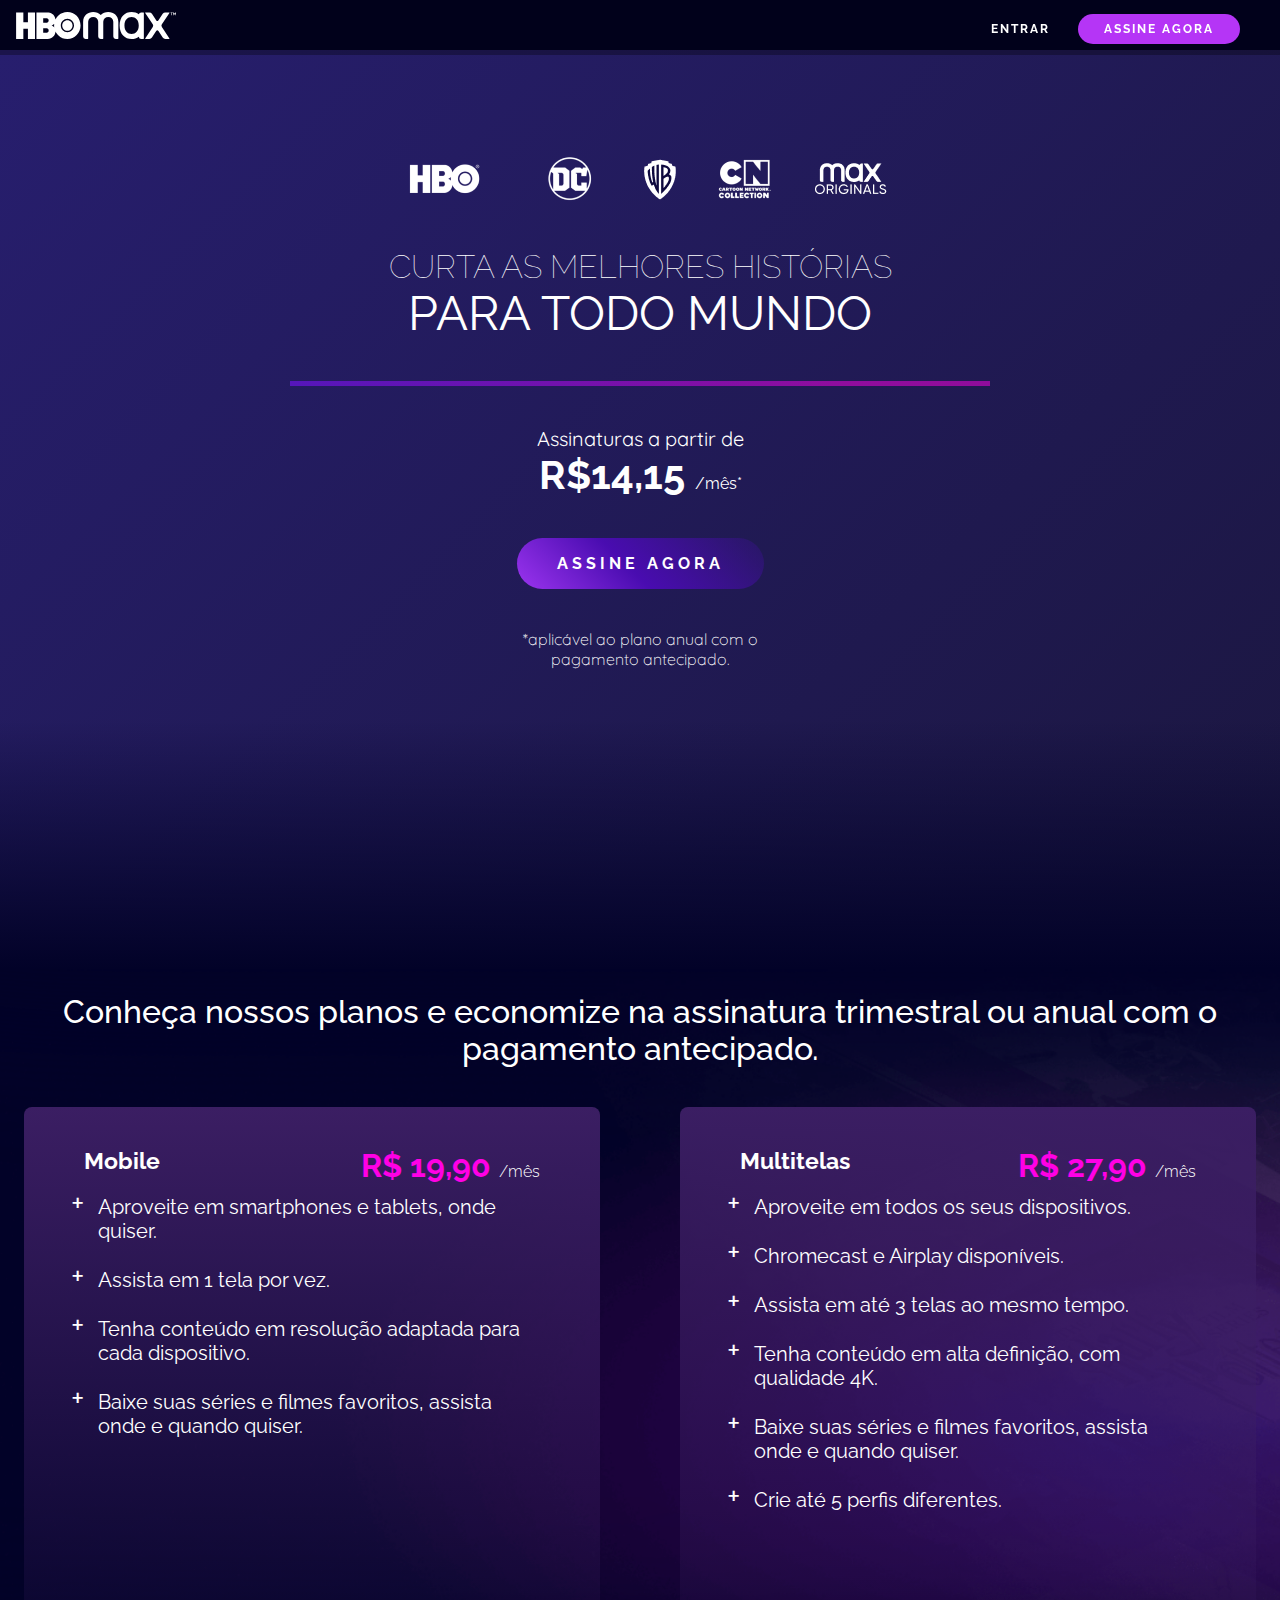
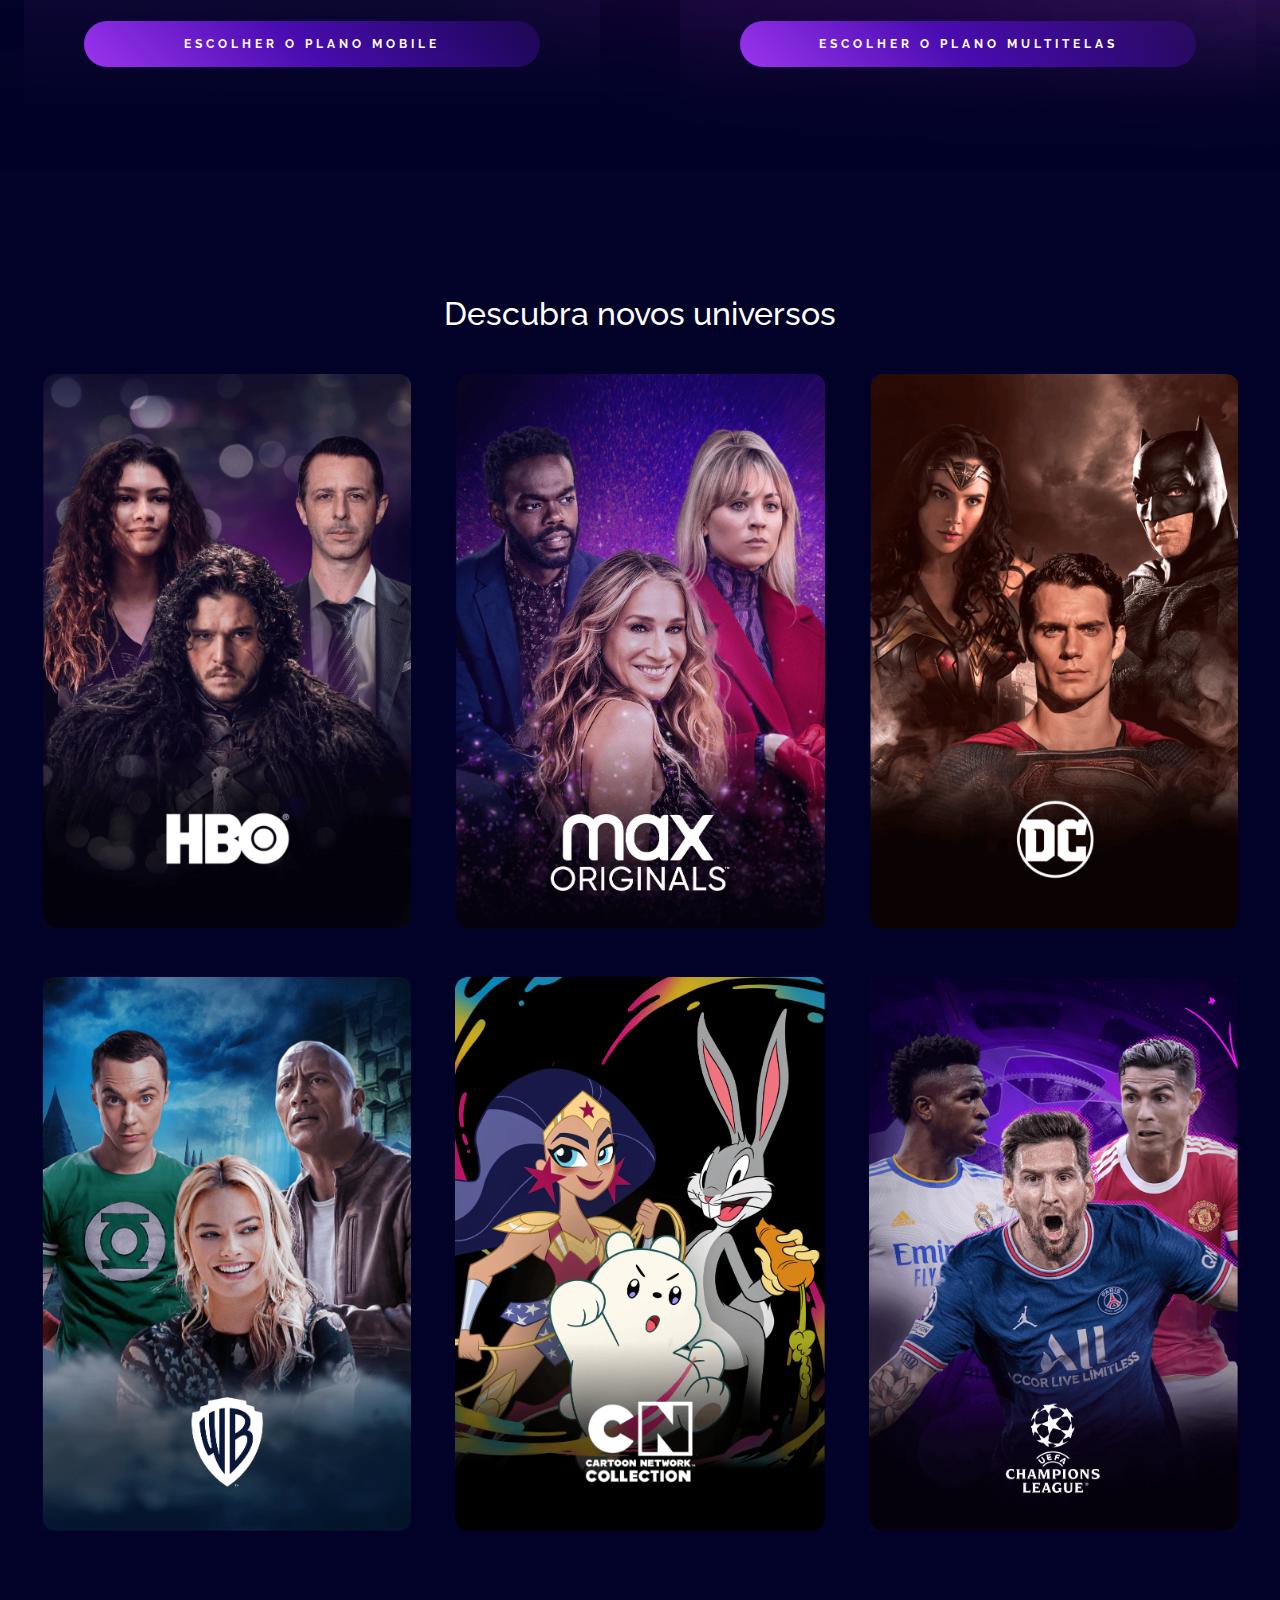
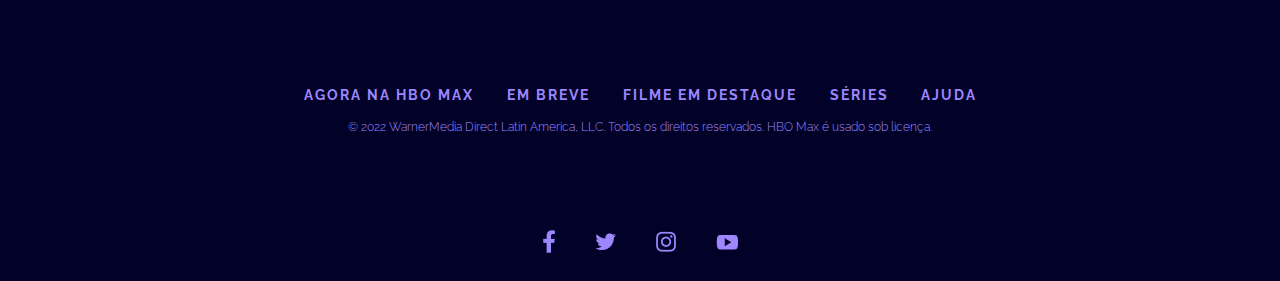
<file: index.html>
<!DOCTYPE html>
<html lang="pt-br">
  <head>
    <meta charset="UTF-8" />
    <meta name="viewport" content="width=device-width, initial-scale=1.0" />
    <title>HBO Max</title>
    <link rel="stylesheet" href="assets/css/style.css" />
  </head>
  <body>
    <nav class="container menu">
      <a href="index.html" class="nav__logo">
        <img src="assets/images/hbo-logo.svg" alt="HBOMAX Logotipo" />
      </a>

      <div class="nav__links">
        <a class="menu__item" href="signIn.html">ENTRAR</a>
        <a href="#subscription" class="menu__item menu__item--button button"
          >ASSINE AGORA</a
        >
      </div>
    </nav>

    <header class="container">
      <div class="header__channels container">
        <img src="assets/images/hbo.png" alt="Logo HBO" />
        <img src="assets/images/dc.png" alt="Logo DC" />
        <img src="assets/images/wb.png" alt="Logo Warner Bros" />
        <img
          src="assets/images/cartoon-network_neutral.png"
          alt="Logo Cartoon Network"
        />
        <img src="assets/images/max_originals.png" alt="Logo Max Originals" />
      </div>

      <div class="header__title container">
        <span class="text-lighter">CURTA AS MELHORES HISTÓRIAS</span>
        PARA TODO MUNDO
      </div>
      <div class="divider"></div>

      <div class="header__signature">
        <div class="header__signature--text">
          <p>Assinaturas a partir de</p>
          <div class="offer__price">R$14,15 <span>/mês*</span></div>
        </div>
      </div>

      <a href="#subscription" class="header__button button button-gradient">
        ASSINE AGORA
      </a>

      <span class="text-small">
        *aplicável ao plano anual com o pagamento antecipado.
      </span>
    </header>

    <main>
      <section id="subscription" class="subscription">
        <div class="container">
          <h2 class="title">
            Conheça nossos planos e economize na assinatura trimestral ou anual
            com o pagamento antecipado.
          </h2>
          <div class="subscription__plans">
            <div class="subscription__plan--card">
              <div class="subscription__card--info">
                <div class="subscription__plan">
                  <h3>Mobile</h3>
                  <p class="subscription__price">
                    R$ 19,90 <span class="text-small">/mês</span>
                  </p>
                </div>

                <ul class="subscription__goals">
                  <li class="subscription__description">
                    Aproveite em smartphones e tablets, onde quiser.
                  </li>
                  <li class="subscription__description">
                    Assista em 1 tela por vez.
                  </li>
                  <li class="subscription__description">
                    Tenha conteúdo em resolução adaptada para cada dispositivo.
                  </li>
                  <li class="subscription__description">
                    Baixe suas séries e filmes favoritos, assista onde e quando
                    quiser.
                  </li>
                </ul>
              </div>
              <div class="button button-gradient">ESCOLHER O PLANO MOBILE</div>
            </div>

            <div class="subscription__plan--card">
              <div class="subscription__card--info">
                <div class="subscription__plan">
                  <h3>Multitelas</h3>
                  <p class="subscription__price">
                    R$ 27,90 <span class="text-small">/mês</span>
                  </p>
                </div>

                <ul class="subscription__goals">
                  <li class="subscription__description">
                    Aproveite em todos os seus dispositivos.
                  </li>
                  <li class="subscription__description">
                    Chromecast e Airplay disponíveis.
                  </li>
                  <li class="subscription__description">
                    Assista em até 3 telas ao mesmo tempo.
                  </li>
                  <li class="subscription__description">
                    Tenha conteúdo em alta definição, com qualidade 4K.
                  </li>
                  <li class="subscription__description">
                    Baixe suas séries e filmes favoritos, assista onde e quando
                    quiser.
                  </li>
                  <li class="subscription__description">
                    Crie até 5 perfis diferentes.
                  </li>
                </ul>
              </div>
              <div class="button button-gradient">
                ESCOLHER O PLANO MULTITELAS
              </div>
            </div>
          </div>
        </div>
      </section>
      <section class="contents container" id="contents">
        <h2 class="title"> Descubra novos universos </h2>
        <div class="contents__container">
            <div class="contents__card">
                <img src="assets/images/hbo-default_0.webp" alt="HBO">
            </div>
            <div class="contents__card">
                <img src="assets/images/MAX-Default.webp" alt="Max Originals">
            </div>
            <div class="contents__card">
                <img src="assets/images/DC_Default.webp" alt="DC">
            </div>
            <div class="contents__card">
                <img src="assets/images/WB-Default.webp" alt="Warner Bros">
            </div>
            <div class="contents__card">
                <img src="assets/images/CN-Default.webp" alt="Cartoon Network">
            </div>
            <div class="contents__card">
                <img src="assets/images/UCL-Default.webp" alt="Uefa Champions League">
            </div>
        </div>
      </section>
    </main>

    <footer>
        <div>
            <a class="footer__link" href="https://www.hbomax.com/br/pt/sitemap">
              Agora na HBO Max
            </a>
            <a class="footer__link" href="https://www.hbomax.com/br/pt/coming-soon">
              Em breve
            </a>
            <a class="footer__link" href="https://www.hbomax.com/br/pt/feature">
              Filme em destaque
            </a>
            <a class="footer__link" href="https://www.hbomax.com/br/pt/series">Séries</a>
            <a class="footer__link" href="https://help.hbomax.com/br">Ajuda</a>
          </div>
        <p class="text-small">© 2022 WarnerMedia Direct Latin America, LLC. Todos os direitos reservados. HBO Max é usado sob licença.</p>
        <div class="footer__social">
            <a href="https://www.facebook.com/HBOMaxBr/" class="footer__social-link">
              <img src="assets/images/fb_0.png" alt="Facebook">
            </a>
            <a href="https://twitter.com/HBOMaxBR" class="footer__social-link">
              <img src="assets/images/twitter_0.png" alt="Twitter">
            </a>
            <a href="https://www.instagram.com/hbomaxbr/" class="footer__social-link">
              <img src="assets/images/instagram_0.png" alt="Instagram">
            </a>
            <a href="https://www.youtube.com/c/hbomaxbr" class="footer__social-link">
              <img src="assets/images/youtube_0.png" alt="Youtube">
            </a>
          </div>
    </footer>
  </body>
</html>
</file>
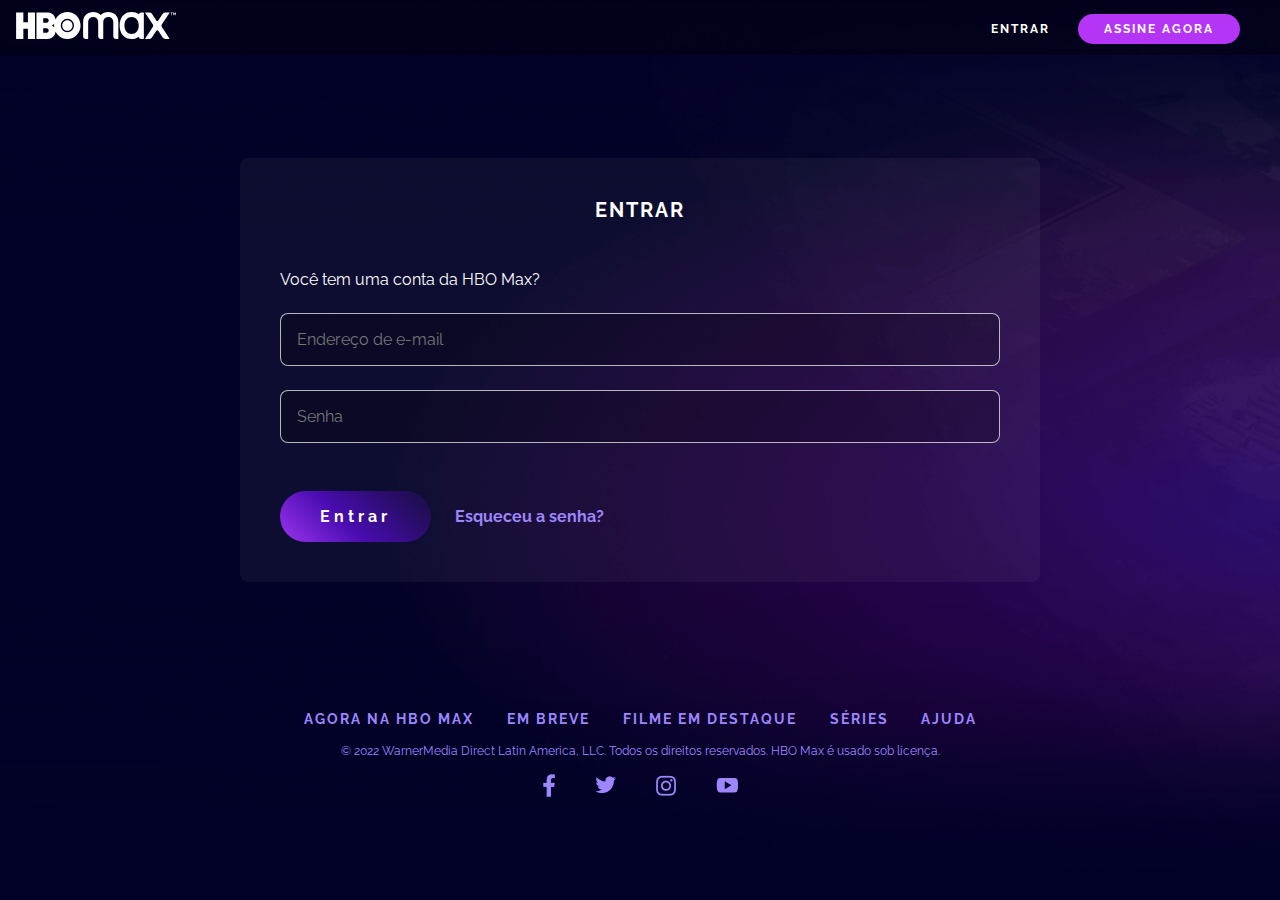
<file: signIn.html>
<!DOCTYPE html>
<html lang="en">
  <head>
    <meta charset="UTF-8" />
    <meta name="viewport" content="width=device-width, initial-scale=1.0" />
    <title>Entrar - HBOMAX</title>
    <link rel="stylesheet" href="assets/css/signInStyle.css">
  </head>
  <body>
    <nav class="container menu">
      <a href="index.html" class="nav__logo">
        <img src="assets/images/hbo-logo.svg" alt="HBOMAX Logotipo" />
      </a>

      <div class="nav__links">
        <a class="menu__item" href="signIn.html">ENTRAR</a>
        <a href="#subscription" class="menu__item menu__item--button button"
          >ASSINE AGORA</a
        >
      </div>
    </nav>


    <main class="content">
        <form class="login">
            <h1 class="login__title">ENTRAR</h1>
            <label for="login" class="login__label"> Você tem uma conta da HBO Max?</label>
            <input type="email" class="login__field" name="email" placeholder="Endereço de e-mail">
            <input type="password" class="login__field" name="password" placeholder="Senha" minlength="8">
            <div class="login__action">
                <button type="submit" class="button button-gradient">Entrar</button>
                <a href="#" class="login__link">Esqueceu a senha?</a>
            </div>
        </form>
    </main>

    <footer>
      <div>
        <a class="footer__link" href="https://www.hbomax.com/br/pt/sitemap">
          Agora na HBO Max
        </a>
        <a class="footer__link" href="https://www.hbomax.com/br/pt/coming-soon">
          Em breve
        </a>
        <a class="footer__link" href="https://www.hbomax.com/br/pt/feature">
          Filme em destaque
        </a>
        <a class="footer__link" href="https://www.hbomax.com/br/pt/series"
          >Séries</a
        >
        <a class="footer__link" href="https://help.hbomax.com/br">Ajuda</a>
      </div>
      <p class="text-small">
        © 2022 WarnerMedia Direct Latin America, LLC. Todos os direitos
        reservados. HBO Max é usado sob licença.
      </p>
      <div class="footer__social">
        <a
          href="https://www.facebook.com/HBOMaxBr/"
          class="footer__social-link"
        >
          <img src="assets/images/fb_0.png" alt="Facebook" />
        </a>
        <a href="https://twitter.com/HBOMaxBR" class="footer__social-link">
          <img src="assets/images/twitter_0.png" alt="Twitter" />
        </a>
        <a
          href="https://www.instagram.com/hbomaxbr/"
          class="footer__social-link"
        >
          <img src="assets/images/instagram_0.png" alt="Instagram" />
        </a>
        <a
          href="https://www.youtube.com/c/hbomaxbr"
          class="footer__social-link"
        >
          <img src="assets/images/youtube_0.png" alt="Youtube" />
        </a>
      </div>
    </footer>
  </body>
</html>
</file>
<file: assets/css/style.css>
@import url("https://fonts.googleapis.com/css2?family=Raleway:wght@300;400;500;600;700&display=swap");
@import url("https://fonts.googleapis.com/css2?family=Quicksand:wght@300;400;700&display=swap");

:root {
  --primary-color: #020228;
  --secondary-color: #ff00e5;
  --tertiary-color: #b535f6;
  --btn-bg-color-gradient: linear-gradient(
    45deg,
    #9b34ef 0%,
    #490cb0 20%,
    transparent 50%
  );
  --btn-link-bg-color: #fff;
  --btn-link-color: #000;
  --card-bg-color: linear-gradient(0deg, transparent, #3b1e63);
  --divider-bg-color: linear-gradient(
    90deg,
    #5516ba,
    rgba(255, 0, 229, 0.5) 80%
  );
  --nav-bg-color: rgba(0, 0, 0, 0.3);
  --text-color: #fff;
  --link-color: #9e86ff;
  --form-bg-color: rgba(211, 211, 211, 0.06);
  --form-field-bg-color: rgba(0, 0, 0, 0.2);
  --form-field-border: 1px solid rgba(255, 255, 255, 0.7);
  --form-field-placeholder: rgba(255, 255, 255, 0.7);
  --form-field-error: rgb(255, 76, 76);
  scroll-behavior: smooth;
}

* {
  font-family: "Raleway", sans-serif;
  box-sizing: border-box;
  margin: 0;
  padding: 0;
}

::-webkit-scrollbar {
  width: 8px;
}

::-webkit-scrollbar-thumb {
  background: var(--tertiary-color);
  border-radius: 8px;
}

::-webkit-scrollbar-thumb:hover {
  background: var(--secondary-color);
}

.container {
  display: flex;
}
.text-lighter {
  font-weight: lighter;
}
body {
  background-color: var(--primary-color);
  margin: 0;
  padding: 0;
  color: var(--text-color);
}

/* Media Queries */
@media screen and (max-width: 1200px) {
  .subscription__plans {
    gap: 40px;
  }

  .contents__container {
    gap: 32px;
  }
}

@media screen and (max-width: 1140px) {
  .subscription__plans {
    flex-direction: column;
    align-items: center;
  }

  .subscription__card {
    max-width: 600px;
  }
}

@media screen and (max-width: 800px) {
  .contents__container {
    grid-template-columns: repeat(2, 1fr);
  }
}

@media screen and (max-width: 480px) {
  .subscription__price {
    font-size: 1.5rem;
  }

  .subscription__description {
    font-size: 1rem !important;
  }

  .subscription__plans {
    flex-direction: column;
    justify-content: center;
  }

  .subscription__plan {
    flex-direction: column;
    justify-content: center;
  }

  .subscription__plan--card {
    padding: 40px !important;
  }

  .contents__container {
    grid-template-columns: repeat(6, 100%) !important;
    grid-auto-flow: column;
    overflow: auto hidden;
  }

  section {
    scroll-margin-top: 120px;
  }

  .menu {
    padding: 32px 24px;
    flex-direction: column;
    gap: 24px;
  }

  .nav__logo {
    max-width: 100px;
  }

  .nav__item--button {
    margin: 0;
  }

  header {
    margin-top: 128px !important;
  }

  .footer__link {
    display: block;
    margin-bottom: 16px !important;
  }
}

@media (pointer: coarse) {
  .contents__card:hover {
    transform: none;
  }

  .subscription__plans:has(.subscription__card:nth-child(1):hover)
    .subscription__card:nth-child(2),
  .subscription__plans:has(.subscription__card:nth-child(2):hover)
    .subscription__card:nth-child(1) {
    transform: none;
  }
}
 /* NavBar */
nav {
  width: 100%;
  justify-content: space-between;
  align-items: center;
  padding: 12px 16px;
  background-color: var(--nav-bg-color);
  top: 0;
  position: fixed;
  z-index: 1;
}

.nav__logo {
  max-width: 160px;
}
.nav__logo img {
  width: 100%;
}

.menu__item {
  margin-right: 24px;
  font-weight: 700;
  font-size: 0.75rem;
  color: var(--text-color);
  text-decoration: none;
  letter-spacing: 2px;
}

nav .menu__item--button {
  background-color: var(--tertiary-color);
  padding: 8px 26px;
  font-size: 0.75rem;
  letter-spacing: 2px;
}
 /* Header  */
header {
  background: linear-gradient(-45deg, #56125b, #0f0f10, #271e6e);
  margin-top: 50px;
  padding: 100px 0 300px;
  justify-content: center;
  align-items: center;
  animation: gradient 10s infinite ease-in-out;
  background-size: 400% 400%;
  flex-direction: column;
  gap: 40px;
  position: relative;
}

header::after {
  content: "";
  width: 100%;
  height: 250px;
  position: absolute;
  bottom: 0;
  background: linear-gradient(0deg, var(--primary-color), transparent);
}

@keyframes gradient {
  0% {
    background-position: 0% 50%;
  }
  50% {
    background-position: 50% 100%;
  }
  100% {
    background-position: 0% 50%;
  }
}
.header__channels {
  flex-wrap: wrap;
  gap: 24px;
  justify-content: center;
}

.header__channels img {
  object-fit: contain;
}

.header__title span {
  font-size: 2rem;
}

.header__title {
  font-size: 3rem;
  flex-direction: column;
  text-align: center;
}

header .divider {
  width: 70%;
  background: var(--divider-bg-color);
  height: 5px;
  max-width: 700px;
}

.header__signature p {
  font-size: 20px;
  font-family: "QuickSand", sans-serif;
  margin: 0;
}

header .offer__price {
  font-size: 2.5rem;
  font-weight: bold;
  text-align: center;
}

header .offer__price span {
  font-size: 1rem;
  font-weight: normal;
}

 /* Buttons */
.button-gradient {
  background: var(--btn-bg-color-gradient);
  outline: 3px solid transparent;
  transition: background 1s, outline 1s, transform 1s;
  background-size: 250%;
}

.button-gradient:hover {
  background-color: transparent;
  background-position: 100%;
  outline: 2px solid var(--secondary-color);
  transform: scale(1.05);
}

.button {
  border-radius: 500px;
  border: none;
  padding: 16px 40px;
  letter-spacing: 4px;
  color: var(--text-color);
  font-weight: 700;
  cursor: pointer;
  font-size: 1rem;
  text-decoration: none;
  text-align: center;
}

.header__button {
  animation: wiggle 2.2s linear infinite;
}

@keyframes wiggle {
  0%,
  10% {
    transform: rotate(0);
  }
  15% {
    transform: rotate(-15deg);
  }
  20% {
    transform: rotate(10deg);
  }
  25% {
    transform: rotate(-10deg);
  }
  30% {
    transform: rotate(10deg);
  }
  35% {
    transform: rotate(-10deg);
  }
  40%,
  100% {
    transform: rotate(0);
  }
}

.text-small {
  font-weight: 300;
}

header .text-small {
  max-width: 300px;
  text-align: center;
  font-family: "QuickSand", sans-serif;
}
 /* Main  */
#subscription {
  background: url(../images/background-movies-series.png) no-repeat;
  background-size: cover;
  position: relative;
}

#subscription .container {
  flex-direction: column;
  justify-content: center;
  align-items: center;
  padding: 24px;
}

section {
  scroll-margin-top: 80px;
}

.title {
  font-size: 2rem;
  font-weight: 500;
  text-align: center;
}

.subscription__plans {
  display: flex;
  gap: 80px;
  margin: 40px 0;
  perspective: 2000px;
  perspective-origin: top;
  justify-content: space-around;
  font-size: 1.25rem;
}

.subscription__price {
  font-size: 2rem;
  font-weight: 700;
  color: var(--secondary-color);
}

.subscription__price .text-small {
  font-size: 1rem;
  color: var(--text-color);
}

.subscription__plan--card {
  display: flex;
  flex-direction: column;
  min-height: 600px;
  background: var(--card-bg-color);
  justify-content: space-between;
  border-radius: 8px;
  padding: 40px 60px;
  transition: transform 1s ease-in-out;
}

.subscription__plan {
  display: flex;
  justify-content: space-between;
}

.subscription__description::marker {
  content: "+";
  font-size: 2rem;
}

.subscription__description {
  list-style: none;
  font-size: 1.25rem;
  margin-bottom: 14px;
  padding-left: 14px;
  text-align: left;
}

.subscription__plan--card .button {
  font-size: 0.75rem;
}

.subscription__plans:has(.subscription__plan--card:nth-child(1):hover)
  .subscription__plan--card:nth-child(2) {
  transform: rotateY(-45deg);
}

.subscription__plans:has(.subscription__plan--card:nth-child(2):hover)
  .subscription__plan--card:nth-child(1) {
  transform: rotateY(45deg);
}

.contents {
  margin: 100px auto;
  flex-direction: column;
  align-items: center;
  justify-content: center;
  padding: 24px;
}

.contents__container {
  gap: 40px;
  display: grid;
  grid-template-columns: repeat(3, 1fr);
  margin-top: 40px;
  max-width: 1200px;
}

.contents__card {
  border-radius: 16px;
  background-repeat: no-repeat;
  background-size: cover;
  background-position: center;
  border: 2px solid transparent;
  transition: transform 0.8s, background 0.8s, border 1s;
}

.contents__card img {
  width: 100%;
  object-fit: cover;
  object-position: center;
  transition: opacity 2s;
}
.contents__card:nth-child(1):hover {
  background-image: url(../images/hbo-hover_0.webp);
}

.contents__card:nth-child(2):hover {
  background-image: url(../images/MAX-Hover.webp);
}

.contents__card:nth-child(3):hover {
  background-image: url(../images/DC-Hover.webp);
}

.contents__card:nth-child(4):hover {
  background-image: url(../images/WB-Hover.webp);
}

.contents__card:nth-child(5):hover {
  background-image: url(../images/CN-Hover.png);
}

.contents__card:nth-child(6):hover {
  background-image: url(../images/UCL-Hover.webp);
}

.contents__card:hover img {
  opacity: 0;
}
.contents__card:hover {
  transform: scale(1.05);
  border: 2px solid var(--tertiary-color);
}

footer {
  text-align: center;
  display: flex;
  flex-direction: column;
  margin: auto;
  padding: 24px;
}

.footer__link {
  color: var(--link-color);
  font-weight: bold;
  letter-spacing: 2px;
  margin: 0 14px;
  transition: color 0.5s;
  font-size: 0.875rem;
  text-transform: uppercase;
  text-decoration: none;
}
.footer__link:hover {
  color: var(--btn-link-bg-color);
}
footer .text-small {
  font-size: 0.75rem;
  margin: 16px 0;
  color: var(--link-color);
}

.footer__social {
  display: flex;
  gap: 40px;
  margin-top: 80px;
  align-items: center;
  justify-content: center;
}
</file>
<file: assets/css/signInStyle.css>
@import url("https://fonts.googleapis.com/css2?family=Raleway:wght@300;400;500;600;700&display=swap");
@import url("https://fonts.googleapis.com/css2?family=Quicksand:wght@300;400;700&display=swap");

:root {
  --primary-color: #020228;
  --secondary-color: #ff00e5;
  --tertiary-color: #b535f6;
  --btn-bg-color-gradient: linear-gradient(
    45deg,
    #9b34ef 0%,
    #490cb0 20%,
    transparent 50%
  );
  --btn-link-bg-color: #fff;
  --btn-link-color: #000;
  --card-bg-color: linear-gradient(0deg, transparent, #3b1e63);
  --divider-bg-color: linear-gradient(
    90deg,
    #5516ba,
    rgba(255, 0, 229, 0.5) 80%
  );
  --nav-bg-color: rgba(0, 0, 0, 0.3);
  --text-color: #fff;
  --link-color: #9e86ff;
  --form-bg-color: rgba(211, 211, 211, 0.06);
  --form-field-bg-color: rgba(0, 0, 0, 0.2);
  --form-field-border: 1px solid rgba(255, 255, 255, 0.7);
  --form-field-placeholder: rgba(255, 255, 255, 0.7);
  --form-field-error: rgb(255, 76, 76);
  scroll-behavior: smooth;
}

* {
  font-family: "Raleway", sans-serif;
  box-sizing: border-box;
  margin: 0;
  padding: 0;
}
/* Scroll Bar */
::-webkit-scrollbar {
  width: 8px;
}

::-webkit-scrollbar-thumb {
  background: var(--tertiary-color);
  border-radius: 8px;
}

::-webkit-scrollbar-thumb:hover {
  background: var(--secondary-color);
}
 /* Global Styles */
.container {
  display: flex;
}
.text-lighter {
  font-weight: lighter;
}
body {
  background-color: var(--primary-color);
  margin: 0;
  padding: 0;
  color: var(--text-color);
  background-image: url(../images/background-movies-series.png);
  background-size: cover;
  height: 100vh;
}

/* Media Queries */
  
@media screen and (max-width: 480px) {
    body {
      height: auto;
    }
  
    .login__actions .button {
      display: block;
      margin-bottom: 24px;
    }
  
    .login__link {
      margin: 0;
    }
  
    .menu {
      padding: 32px 24px;
      flex-direction: column;
      gap: 24px;
    }
  
    .nav__logo {
      max-width: 100px;
    }
  
    .nav__item--button {
      margin: 0;
    }
  
    header {
      margin-top: 128px !important;
    }
  
    .footer__link {
      display: block;
      margin-bottom: 16px !important;
    }
  }
  

  @media screen and (max-width: 480px) {
    
  }
  

  @media (pointer: coarse) {
    .contents__card:hover {
      transform: none;
    }
  
    .subscription__plans:has(.subscription__card:nth-child(1):hover)
      .subscription__card:nth-child(2),
    .subscription__plans:has(.subscription__card:nth-child(2):hover)
      .subscription__card:nth-child(1) {
      transform: none;
    }
  }

   /* Buttons */
.button-gradient {
    background: var(--btn-bg-color-gradient);
    outline: 3px solid transparent;
    transition: background 1s, outline 1s, transform 1s;
    background-size: 250%;
  }
  
  .button-gradient:hover {
    background-color: transparent;
    background-position: 100%;
    outline: 2px solid var(--secondary-color);
    transform: scale(1.05);
  }
  
  .button {
    border-radius: 500px;
    border: none;
    padding: 16px 40px;
    letter-spacing: 4px;
    color: var(--text-color);
    font-weight: 700;
    cursor: pointer;
    font-size: 1rem;
    text-decoration: none;
    text-align: center;
  }

   /* NavBar */
  nav {
    width: 100%;
    justify-content: space-between;
    align-items: center;
    padding: 12px 16px;
    background-color: var(--nav-bg-color);
    position: relative;
  }
  
  .nav__logo {
    max-width: 160px;
  }
  .nav__logo img {
    width: 100%;
  }
  
  .menu__item {
    margin-right: 24px;
    font-weight: 700;
    font-size: 0.75rem;
    color: var(--text-color);
    text-decoration: none;
    letter-spacing: 2px;
  }
  
  nav .menu__item--button {
    background-color: var(--tertiary-color);
    padding: 8px 26px;
    font-size: 0.75rem;
    letter-spacing: 2px;
  }


/* Form */

main {
    display: flex;
    justify-content: center;
    align-items: center;
    font-family: "Quicksand", cursive;
    width: 100%;
    height: 70%;
    padding: 24px;
    text-align: center;
}

.login {
    display: flex;
    flex-direction: column;
    margin: auto;
    border-radius: 8px;
    background-color: var(--form-bg-color);
    padding: 40px;
    gap: 24px;
    max-width: 800px;
    width: 100%;
}

.login__title {
    letter-spacing: 2px;
    text-transform: uppercase;
    font-size: 1.25rem;
    margin-bottom: 24px;
}

.login__label {
    text-align: left;
}

.login__field {
    background: var(--form-field-bg-color);
    border: var(--form-field-border);
    border-radius: 8px;
    color: var(--text-color);
    padding: 16px;
    font-size: 1rem;
}

.login__field:invalid {
    border-color: var(--form-field-error);
}

.login__action {
    display: flex;
    align-items: center;
    margin-top: 24px;
}
.login__link {
color: var(--link-color);
text-decoration: none;
margin-left: 24px;
font-weight: bold;
}
/* Footer */

footer {
    text-align: center;
    display: flex;
    flex-direction: column;
    margin: auto;
    padding: 24px;
    justify-content: center;
    max-width: 1200px;

  }
  
  .footer__link {
    color: var(--link-color);
    font-weight: bold;
    letter-spacing: 2px;
    margin: 0 14px;
    transition: color 0.5s;
    font-size: 0.875rem;
    text-transform: uppercase;
    text-decoration: none;
  }
  .footer__link:hover {
    color: var(--btn-link-bg-color);
  }
  footer .text-small {
    font-size: 0.75rem;
    margin: 16px 0;
    color: var(--link-color);
  }
  
  .footer__social {
    display: flex;
    gap: 40px;
    align-items: center;
    justify-content: center;
  }
</file>
